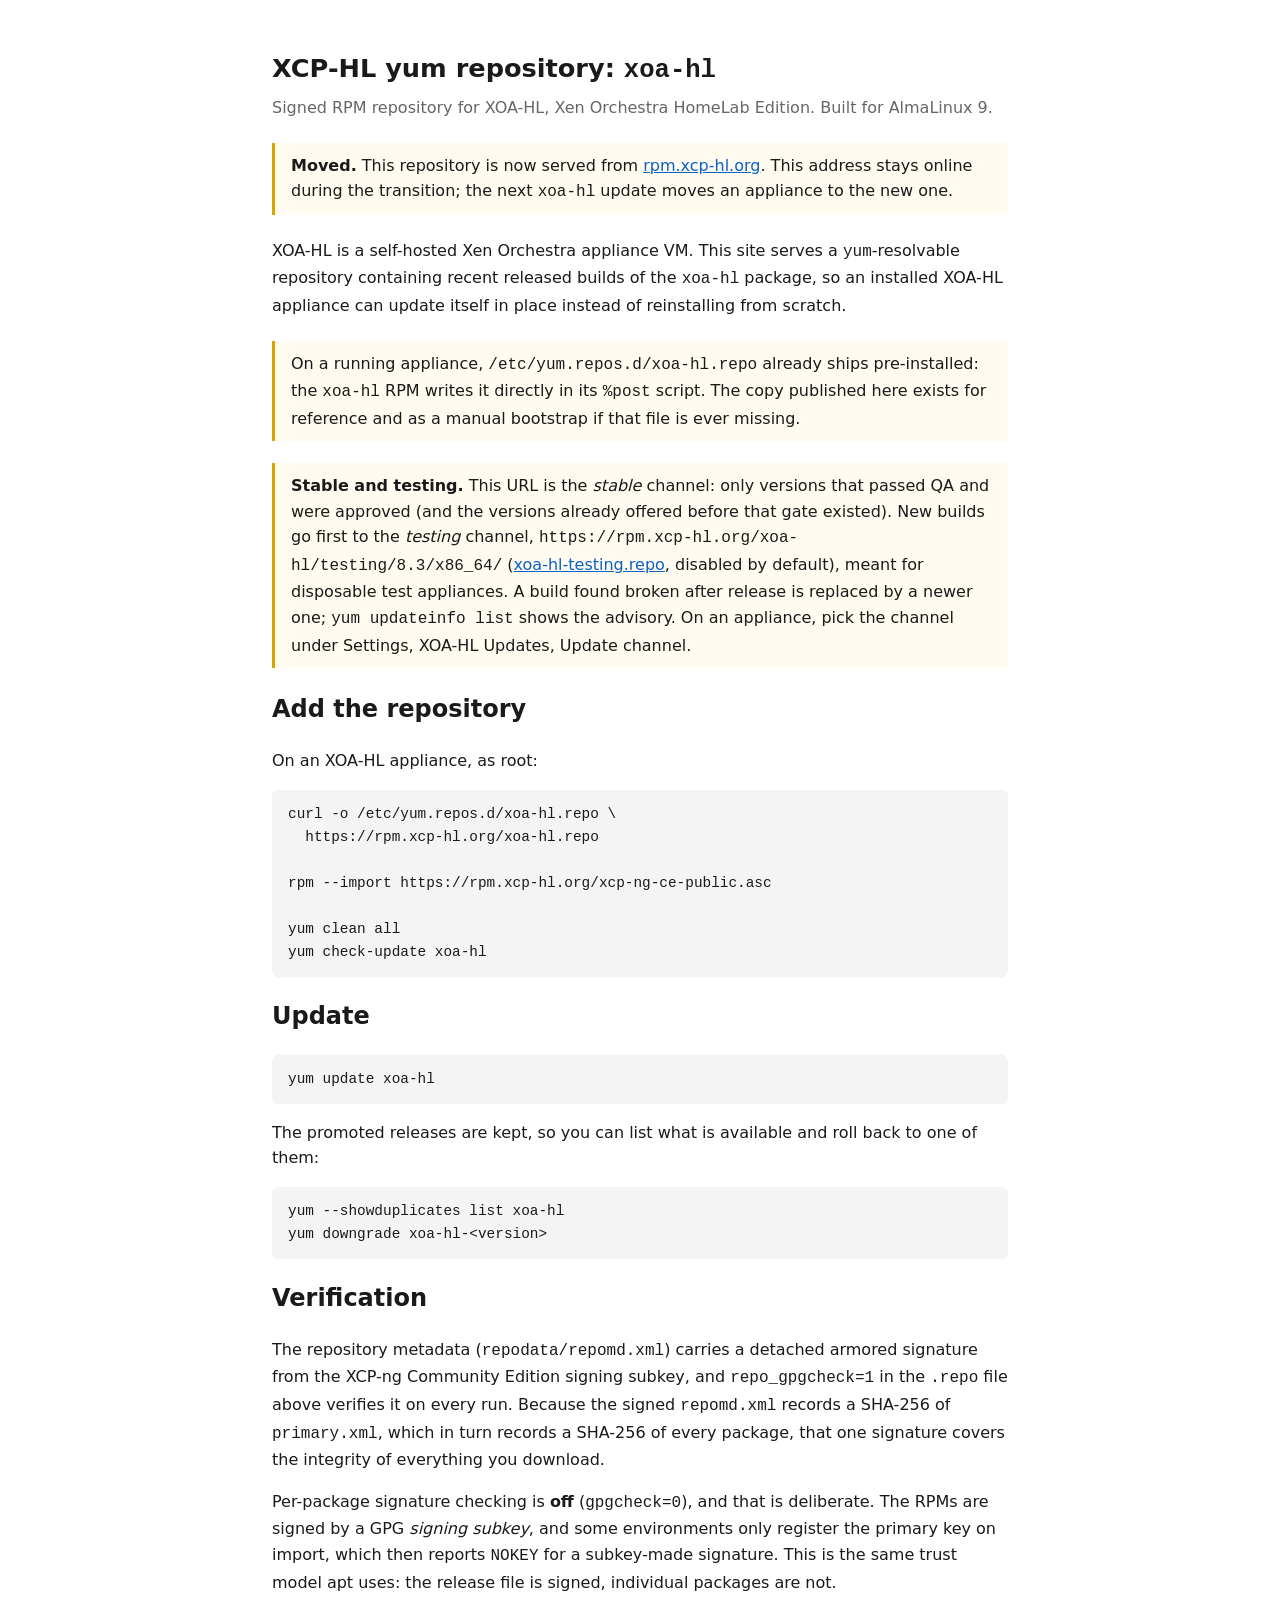
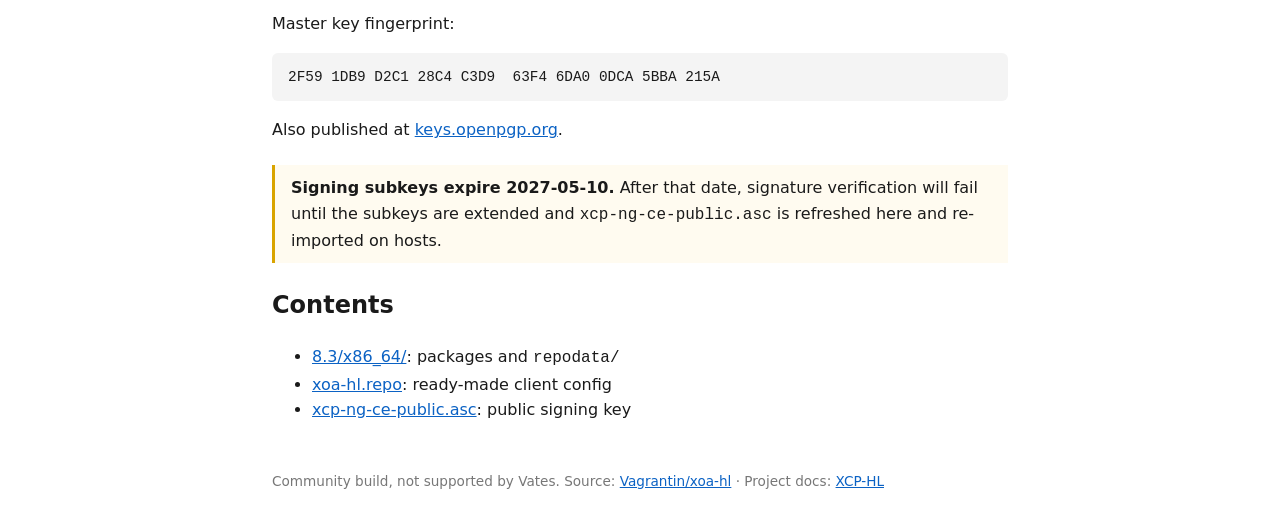
<file: pages/index.html>
<!doctype html>
<html lang="en">
<head>
<meta charset="utf-8">
<meta name="viewport" content="width=device-width, initial-scale=1">
<title>XCP-HL yum repository: xoa-hl</title>
<style>
  body { max-width: 46rem; margin: 3rem auto; padding: 0 1.2rem;
         font: 16px/1.6 system-ui, sans-serif; color: #1a1a1a; background: #fff; }
  h1 { font-size: 1.6rem; margin-bottom: .2rem; }
  .sub { color: #666; margin-top: 0; }
  pre { background: #f4f4f4; padding: .8rem 1rem; border-radius: 6px;
        overflow-x: auto; font-size: .9rem; }
  code { font-family: ui-monospace, monospace; }
  .note { border-left: 3px solid #d9a400; background: #fffbf0;
          padding: .6rem 1rem; margin: 1.4rem 0; }
  a { color: #0b62c4; }
  footer { margin-top: 3rem; color: #777; font-size: .85rem; }
  @media (prefers-color-scheme: dark) {
    body { color: #e6e6e6; background: #16181c; }
    .sub, footer { color: #9aa0a6; }
    pre { background: #23262b; }
    .note { background: #2a2419; border-left-color: #d9a400; }
    a { color: #6fb3ff; }
  }
</style>
</head>
<body>

<h1>XCP-HL yum repository: <code>xoa-hl</code></h1>
<p class="sub">Signed RPM repository for XOA-HL, Xen Orchestra HomeLab Edition. Built for AlmaLinux 9.</p>

<div class="note"><strong>Moved.</strong> This repository is now served from
<a href="https://rpm.xcp-hl.org/">rpm.xcp-hl.org</a>. This address stays online during the
transition; the next <code>xoa-hl</code> update moves an appliance to the new one.</div>

<p>XOA-HL is a self-hosted Xen Orchestra appliance VM. This site serves a
<code>yum</code>-resolvable repository containing recent released builds of the
<code>xoa-hl</code> package, so an installed XOA-HL appliance can update itself
in place instead of reinstalling from scratch.</p>

<div class="note">
  On a running appliance, <code>/etc/yum.repos.d/xoa-hl.repo</code> already
  ships pre-installed: the <code>xoa-hl</code> RPM writes it directly in its
  <code>%post</code> script. The copy published here exists for reference and
  as a manual bootstrap if that file is ever missing.
</div>

<div class="note"><strong>Stable and testing.</strong> This URL is the <em>stable</em>
channel: only versions that passed QA and were approved (and the versions already
offered before that gate existed). New builds go first to the <em>testing</em> channel,
<code>https://rpm.xcp-hl.org/xoa-hl/testing/8.3/x86_64/</code>
(<a href="xoa-hl-testing.repo">xoa-hl-testing.repo</a>, disabled by default),
meant for disposable test appliances. A build found broken after release is replaced
by a newer one; <code>yum updateinfo list</code> shows the advisory.
On an appliance, pick the channel under Settings, XOA-HL Updates, Update channel.</div>

<h2>Add the repository</h2>
<p>On an XOA-HL appliance, as root:</p>
<pre><code>curl -o /etc/yum.repos.d/xoa-hl.repo \
  https://rpm.xcp-hl.org/xoa-hl.repo

rpm --import https://rpm.xcp-hl.org/xcp-ng-ce-public.asc

yum clean all
yum check-update xoa-hl</code></pre>

<h2>Update</h2>
<pre><code>yum update xoa-hl</code></pre>

<p>The promoted releases are kept, so you can list what is available
and roll back to one of them:</p>
<pre><code>yum --showduplicates list xoa-hl
yum downgrade xoa-hl-&lt;version&gt;</code></pre>

<h2>Verification</h2>
<p>The repository metadata (<code>repodata/repomd.xml</code>) carries a detached
armored signature from the XCP-ng Community Edition signing subkey, and
<code>repo_gpgcheck=1</code> in the <code>.repo</code> file above verifies it on
every run. Because the signed <code>repomd.xml</code> records a SHA-256 of
<code>primary.xml</code>, which in turn records a SHA-256 of every package, that
one signature covers the integrity of everything you download.</p>

<p>Per-package signature checking is <strong>off</strong>
(<code>gpgcheck=0</code>), and that is deliberate. The RPMs are signed by a GPG
<em>signing subkey</em>, and some environments only register the primary key on
import, which then reports <code>NOKEY</code> for a subkey-made signature. This
is the same trust model apt uses: the release file is signed, individual
packages are not.</p>

<p>Master key fingerprint:</p>
<pre><code>2F59 1DB9 D2C1 28C4 C3D9  63F4 6DA0 0DCA 5BBA 215A</code></pre>

<p>Also published at
<a href="https://keys.openpgp.org/search?q=xcp-ng-ce.lid530%40passmail.com">keys.openpgp.org</a>.</p>

<div class="note">
  <strong>Signing subkeys expire 2027-05-10.</strong> After that date, signature
  verification will fail until the subkeys are extended and
  <code>xcp-ng-ce-public.asc</code> is refreshed here and re-imported on hosts.
</div>

<h2>Contents</h2>
<ul>
  <li><a href="8.3/x86_64/">8.3/x86_64/</a>: packages and <code>repodata/</code></li>
  <li><a href="xoa-hl.repo">xoa-hl.repo</a>: ready-made client config</li>
  <li><a href="xcp-ng-ce-public.asc">xcp-ng-ce-public.asc</a>: public signing key</li>
</ul>

<footer>
  Community build, not supported by Vates.
  Source: <a href="https://github.com/Vagrantin/xoa-hl">Vagrantin/xoa-hl</a> ·
  Project docs: <a href="https://vagrantin.github.io/xcp-hl/">XCP-HL</a>
</footer>

</body>
</html>
</file>
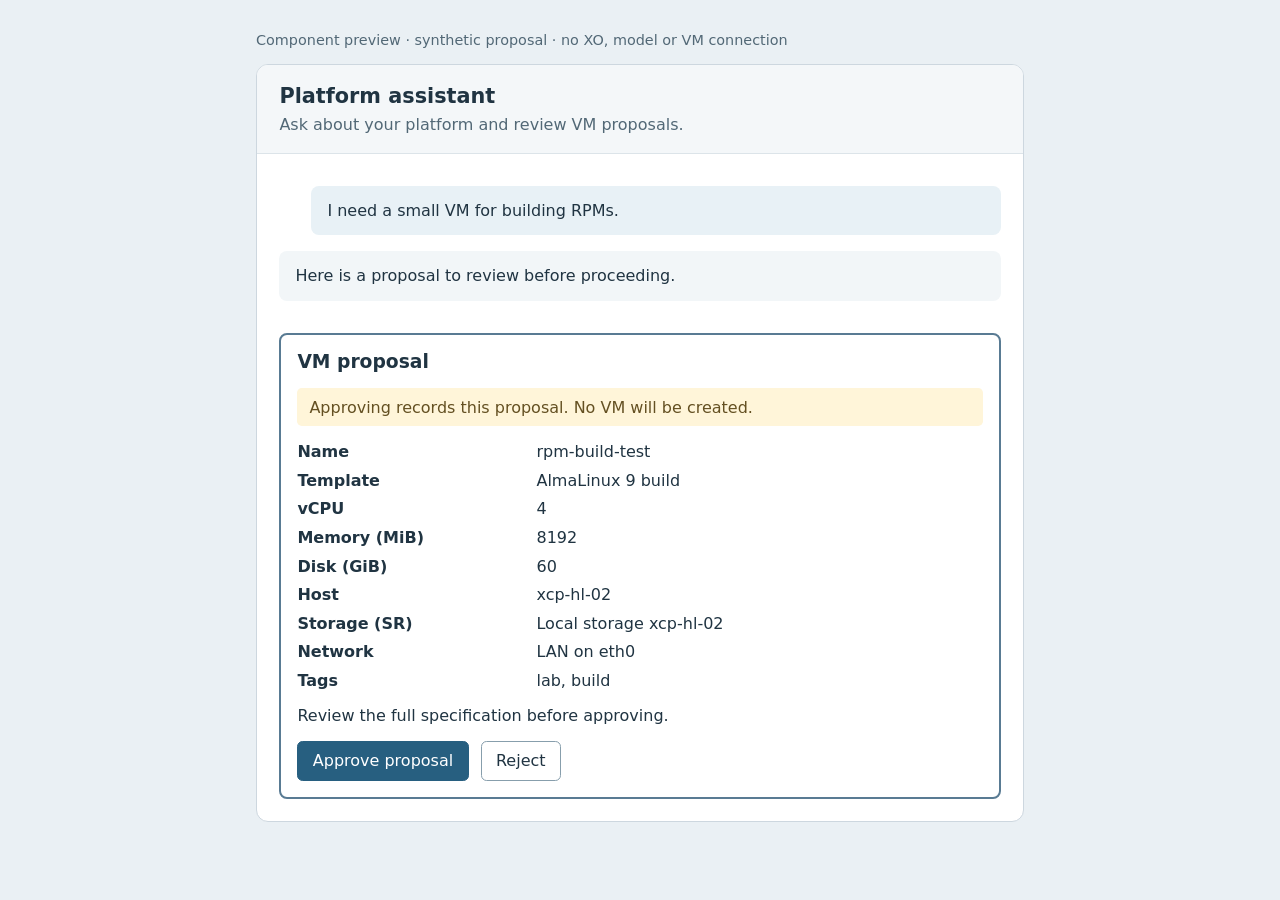
<file: docs/assistant-preview.html>
<!doctype html>
<html lang="en">
<meta charset="utf-8">
<meta name="viewport" content="width=device-width, initial-scale=1">
<title>Assistant panel preview</title>
<link rel="stylesheet" href="../SOURCES/assistant-ui/panel.css">
<style>
  body { margin: 0; padding: 2rem; background: #eaf0f4; font: 16px system-ui, sans-serif; }
  main { max-width: 48rem; margin: auto; }
  .preview-note { margin: 0 0 1rem; color: #526876; font-size: .9rem; }
</style>
<main>
  <p class="preview-note">Component preview · synthetic proposal · no XO, model or VM connection</p>
  <div id="panel"></div>
</main>
<script type="module">
  import { createAssistantPanel } from '../SOURCES/assistant-ui/panel.mjs'
  const locale = new URL(location.href).searchParams.get('lang') ?? 'en'
  const proposal = { id: 'preview-proposal-123456789012345', digest: 'a'.repeat(64), expires_at: Date.now() / 1000 + 300,
    status: 'pending', mode: 'propose_only', created: false, live_execution_available: false,
    spec: { name: 'rpm-build-test', template: 'AlmaLinux 9 build', vcpus: 4, memory_mb: 8192, disk_gb: 60,
      host: 'xcp-hl-02', sr: 'Local storage xcp-hl-02', network: 'LAN on eth0', tags: ['lab', 'build'] } }
  const panel = createAssistantPanel({ document, locale, enabled: true,
    onDecision: async ({ decision }) => ({ ...proposal, status: decision === 'approve' ? 'approved_dry_run' : 'rejected' }) })
  document.querySelector('#panel').append(panel.element)
  const user = { en: 'I need a small VM for building RPMs.', fr: 'Il me faut une petite VM pour compiler des RPM.', ja: 'RPM のビルド用に小さな VM が必要です。' }
  const reply = { en: 'Here is a proposal to review before proceeding.', fr: 'Voici une proposition à vérifier avant de poursuivre.', ja: '続行する前に、以下の提案を確認してください。' }
  panel.appendUserText(user[locale] ?? user.en)
  panel.appendAssistantText(reply[locale] ?? reply.en)
  panel.showProposal(proposal)
</script>
</html>
</file>
<file: SOURCES/assistant-ui/panel.css>
.xoa-assistant { max-width: 48rem; border: 1px solid #cdd7df; border-radius: .75rem; background: #fff; color: #203442; font: inherit; overflow: hidden; }
.xoa-assistant__header { padding: 1.2rem 1.4rem; background: #f4f7f9; border-bottom: 1px solid #dce4e9; }
.xoa-assistant__header h2 { margin: 0 0 .4rem; font-size: 1.3rem; }
.xoa-assistant__header p { margin: 0; color: #526876; }
.xoa-assistant__log { padding: 1rem 1.4rem; min-height: 3rem; max-height: 24rem; overflow-y: auto; }
.xoa-assistant__message { white-space: pre-wrap; overflow-wrap: anywhere; padding: .8rem 1rem; background: #f2f6f8; border-radius: .5rem; line-height: 1.5; }
.xoa-assistant__message--user { margin-left: 2rem; background: #e8f1f6; }
.xoa-assistant__proposal { margin: 0 1.4rem 1.4rem; padding: 1rem; border: 2px solid #597b93; border-radius: .5rem; }
.xoa-assistant__proposal[hidden] { display: none; }
.xoa-assistant__proposal h3 { margin: 0 0 .5rem; }
.xoa-assistant__notice { padding: .6rem .75rem; background: #fff5d9; border-radius: .3rem; color: #645022; }
.xoa-assistant__fields { display: grid; grid-template-columns: minmax(7rem, 1fr) minmax(0, 2fr); gap: .6rem 1rem; margin: 1rem 0; }
.xoa-assistant__fields dt { font-weight: 600; }
.xoa-assistant__fields dd { margin: 0; overflow-wrap: anywhere; }
.xoa-assistant__status { font-weight: 500; }
.xoa-assistant__actions { display: flex; flex-wrap: wrap; gap: .75rem; }
.xoa-assistant__actions button { padding: .6rem .9rem; border-radius: .35rem; font: inherit; cursor: pointer; }
.xoa-assistant__approve { color: #fff; background: #275f80; border: 1px solid #275f80; }
.xoa-assistant__reject { color: #203442; background: #fff; border: 1px solid #879eac; }
.xoa-assistant__actions button:focus-visible { outline: 3px solid #d99934; outline-offset: 3px; }
.xoa-assistant__actions button:disabled { opacity: .55; cursor: default; }
@media (max-width: 480px) { .xoa-assistant__fields { grid-template-columns: 1fr; gap: .25rem; } .xoa-assistant__fields dd { margin-bottom: .65rem; } }
</file>
